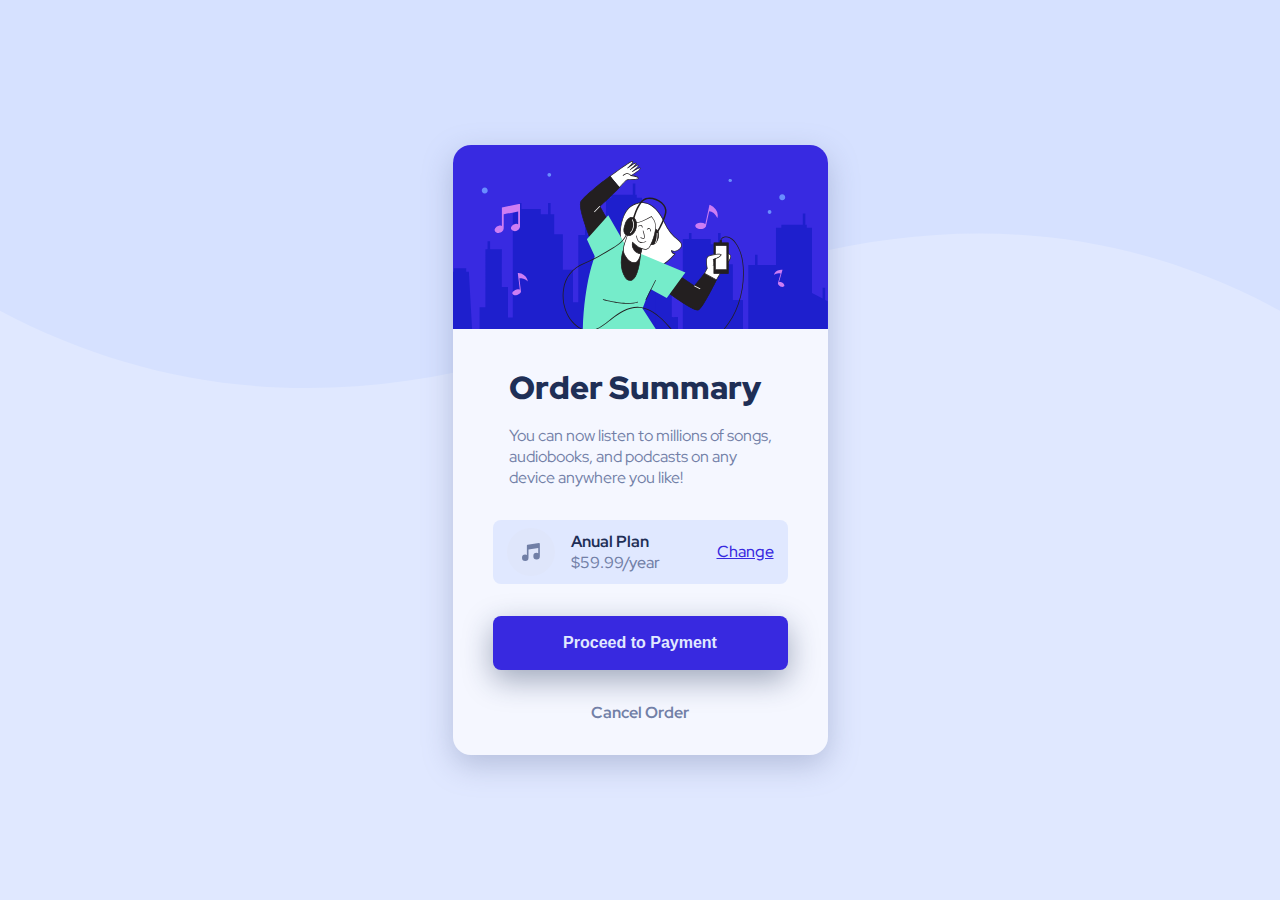
<file: order-summary-component/index.html>
<!DOCTYPE html>
<html lang="en">
  <head>
    <meta charset="UTF-8" />
    <meta name="viewport" content="width=device-width, initial-scale=1.0" />
    <link rel="preconnect" href="https://fonts.googleapis.com" />
    <link rel="preconnect" href="https://fonts.gstatic.com" crossorigin />
    <link
      href="https://fonts.googleapis.com/css2?family=Red+Hat+Display:wght@500;700;900&display=swap"
      rel="stylesheet"
    />
    <link
      rel="icon"
      type="image/png"
      sizes="32x32"
      href="./images/favicon-32x32.png"
    />
    <link rel="stylesheet" href="./styles.css" />

    <title>Order summary card</title>
  </head>
  <body>
    <div class="container">
      <div class="image-container">
        <img
          src="./images/illustration-hero.svg"
          alt="A doodle of a girl listening to music on her headphones"
          class="hero-image"
        />
      </div>
      <div class="order-container">
        <div class="text-section">
          <h1 class="title">Order Summary</h1>
          <p class="paragraph">
            You can now listen to millions of songs, audiobooks, and podcasts on
            any device anywhere you like!
          </p>
        </div>
        <div class="plan-section">
          <div class="plan-summary">
            <img src="./images/icon-music.svg" alt="Music icon" />
            <div class="text">
              <span class="plan-type">Anual Plan</span>
              <span class="plan-price">$59.99/year</span>
            </div>
            <a href="#">Change</a>
          </div>
          <div class="plan-actions">
            <button>Proceed to Payment</button>
            <a href="#">Cancel Order</a>
          </div>
        </div>
      </div>
    </div>
  </body>
</html>
</file>
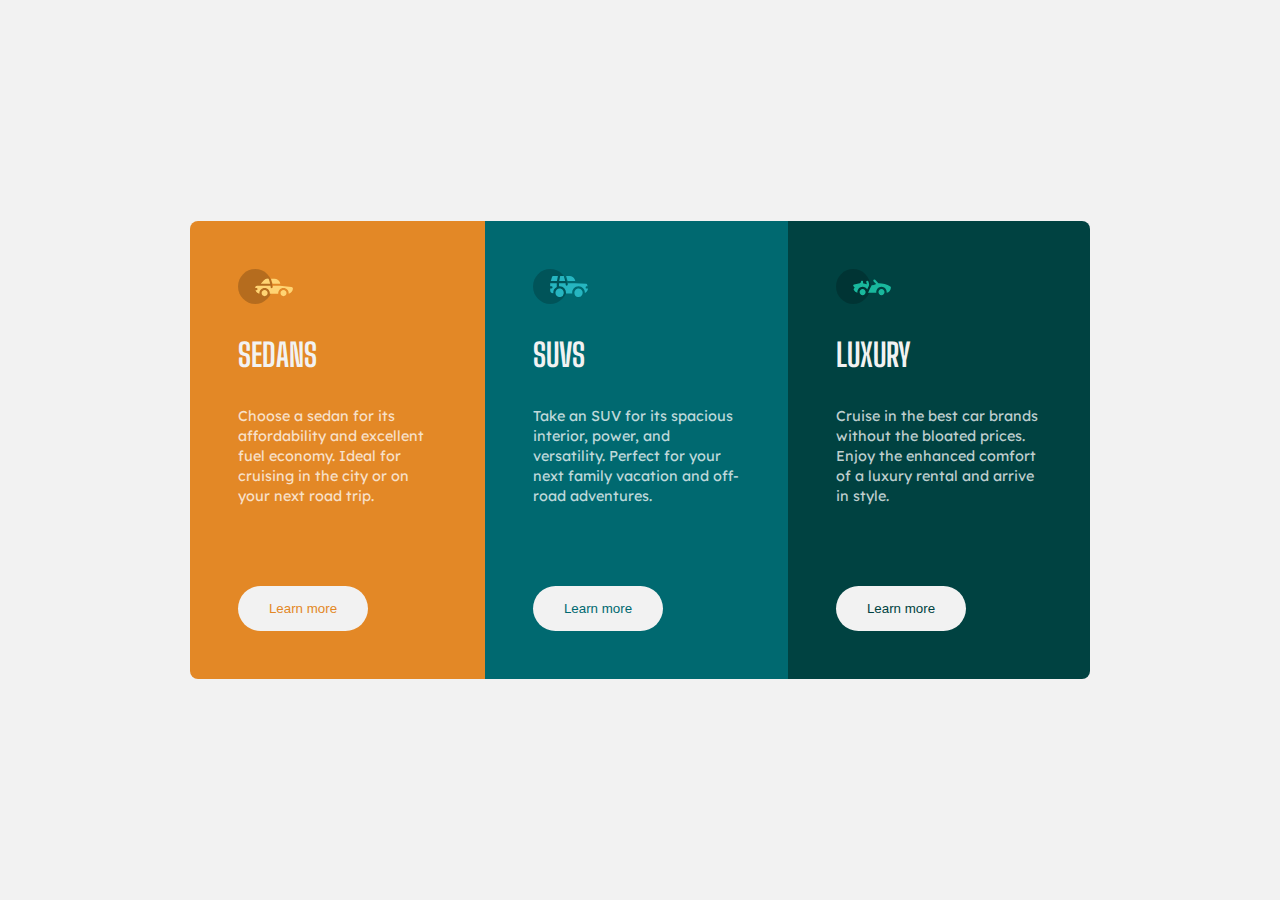
<file: three-column-cards/index.html>
<!DOCTYPE html>
<html lang="en">
  <head>
    <meta charset="UTF-8" />
    <meta name="viewport" content="width=device-width, initial-scale=1.0" />
    <link
      rel="shortcut icon"
      href="./images/favicon-32x32.png"
      type="image/x-icon"
    />
    <link rel="preconnect" href="https://fonts.googleapis.com" />
    <link rel="preconnect" href="https://fonts.gstatic.com" crossorigin />
    <link
      href="https://fonts.googleapis.com/css2?family=Big+Shoulders+Display:wght@700&family=Lexend+Deca&display=swap"
      rel="stylesheet"
    />
    <link rel="stylesheet" href="styles.css" />
    <title>3 Column Cards</title>
  </head>
  <body>
    <main class="container">
      <div class="card">
        <img src="./images/icon-sedans.svg" alt="Car icon" />
        <h1 class="title">Sedans</h1>
        <p class="paragraph">
          Choose a sedan for its affordability and excellent fuel economy. Ideal
          for cruising in the city or on your next road trip.
        </p>
        <button class="button">Learn more</button>
      </div>

      <div class="card">
        <img src="./images/icon-suvs.svg" alt="Car icon" />
        <h1 class="title">Suvs</h1>
        <p class="paragraph">
          Take an SUV for its spacious interior, power, and versatility. Perfect
          for your next family vacation and off-road adventures.
        </p>
        <button class="button">Learn more</button>
      </div>

      <div class="card">
        <img src="./images/icon-luxury.svg" alt="Car icon" />
        <h1 class="title">Luxury</h1>
        <p class="paragraph">
          Cruise in the best car brands without the bloated prices. Enjoy the
          enhanced comfort of a luxury rental and arrive in style.
        </p>
        <button class="button">Learn more</button>
      </div>
    </main>
  </body>
</html>
</file>
<file: order-summary-component/styles.css>
* {
  margin: 0;
  padding: 0;
  box-sizing: border-box;
  -webkit-font-smoothing: antialiased;
  -moz-osx-font-smoothing: grayscale;
  list-style: none;
  text-decoration: none;
}

:root {
  --c-pale-blue: hsl(225, 100%, 94%);
  --c-bright-blue: hsl(245, 75%, 52%);
  --c-very-pale-blue: hsl(228, 100%, 98%);
  --c-desaturated-blue: hsl(224, 23%, 55%);
  --c-dark-blue: hsl(223, 47%, 23%);
  --shadow-desatured-blue: 0px 10px 30px rgba(114, 128, 167, 0.4);
  --shadow-dark-blue: 0px 10px 30px rgba(31, 47, 86, 0.4);

  --ff-red-hat: "Red Hat Display", sans-serif;

  --img-pattern-desktop: url("./images/pattern-background-desktop.svg");
  --img-pattern-mobile: url("./images/pattern-background-mobile.svg");
}

body {
  background-image: var(--img-pattern-desktop);
  background-color: var(--c-pale-blue);
  background-repeat: no-repeat;
  background-size: contain;
  height: 100vh;
  display: flex;
  align-items: center;
  justify-content: center;
  font-family: var(--ff-red-hat);
}

.container {
  max-width: 375px;
  display: flex;
  flex-direction: column;
  align-items: center;
  background-color: var(--c-very-pale-blue);
  border-radius: 1.125rem;
  overflow: hidden;
  box-shadow: var(--shadow-desatured-blue);
}

.container .hero-image {
  width: 100%;
}

.order-container {
  padding: 0 2.5rem;
  margin-top: 2rem;
}

.order-container .text-section {
  display: flex;
  flex-direction: column;
  gap: 1rem;
  padding: 0 1rem;
}

.order-container .title {
  font-size: 2rem;
  font-weight: 900;
  color: var(--c-dark-blue);
}

.order-container .paragraph {
  color: var(--c-desaturated-blue);
}

.plan-section {
  display: flex;
  flex-direction: column;
  margin-top: 2rem;
}

.plan-section .plan-summary {
  display: flex;
  align-items: center;
  gap: 1rem;
  background-color: var(--c-pale-blue);
  border-radius: 0.5rem;
  padding: 0.5rem 0.875rem;
}

.plan-summary .plan-type {
  color: var(--c-dark-blue);
  font-size: 1rem;
  font-weight: 700;
}

.plan-summary .plan-price {
  color: var(--c-desaturated-blue);
  font-size: 1rem;
  font-weight: 500;
}

.plan-summary a {
  color: var(--c-bright-blue);
  font-size: 1rem;
  font-weight: 500;
  text-decoration: underline;
}

.plan-section .plan-actions {
  margin: 2rem 0;
  display: flex;
  flex-direction: column;
  gap: 2rem;
  width: 100%;
  text-align: center;
}

.plan-actions button {
  border: none;
  border-radius: 0.5rem;
  background-color: var(--c-bright-blue);
  color: var(--c-pale-blue);
  box-shadow: var(--shadow-dark-blue);
  font-size: 1rem;
  font-weight: 700;
  padding: 1.125rem 0rem;
  cursor: pointer;
  transition: all 0.3s;
}

.plan-actions button:hover,
.plan-summary a:hover {
  opacity: 0.8;
}

.plan-actions a {
  color: var(--c-desaturated-blue);
  font-weight: 700;
  font-size: 1rem;
}

.plan-actions a:hover {
  text-decoration: underline;
}
</file>
<file: three-column-cards/styles.css>
* {
  margin: 0;
  padding: 0;
  box-sizing: border-box;
  -webkit-font-smoothing: antialiased;
  -moz-osx-font-smoothing: grayscale;
  list-style: none;
  text-decoration: none;
}

:root {
  --bright-orange: hsl(31, 77%, 52%);
  --dark-cyan: hsl(184, 100%, 22%);
  --very-dark-cyan: hsl(179, 100%, 13%);
  --transparent-white: hsla(0, 0%, 100%, 0.75);
  --very-light-gray: hsl(0, 0%, 95%);

  --ff-lexend-deca: "Lexend Deca", sans-serif;
  --ff-big-shoulders: "Big Shoulders Display", sans-serif;
}

body {
  display: flex;
  justify-content: center;
  align-items: center;
  min-height: 100vh;
  background-color: var(--very-light-gray);
}

.container {
  width: 900px;
  display: flex;
  flex-direction: row;
  border-radius: 0.5rem;
  overflow: hidden;
}

.card {
  display: flex;
  flex-direction: column;
  padding: 3rem;
  gap: 2rem;
}

.card:first-child {
  background-color: var(--bright-orange);
  color: var(--bright-orange);
}

.card:nth-child(2) {
  background-color: var(--dark-cyan);
  color: var(--dark-cyan);
}

.card:last-child {
  background-color: var(--very-dark-cyan);
  color: var(--very-dark-cyan);
}

.card img {
  width: 55px;
  height: 35px;
}

.card .title {
  font-family: var(--ff-big-shoulders);
  font-weight: 700;
  text-transform: uppercase;
  color: var(--very-light-gray);
}

.card .paragraph {
  font-family: var(--ff-lexend-deca);
  font-weight: 400;
  font-size: 0.9rem;
  line-height: 1.25rem;
  color: var(--transparent-white);
}

.card .button {
  width: 130px;
  margin-top: 3rem;
  background-color: var(--very-light-gray);
  color: currentColor;
  border: none;
  border-radius: 50px;
  cursor: pointer;
  padding: 15px;
  transition: all 0.8s;
}

.card .button:hover {
  background-color: transparent;
  color: var(--very-light-gray);
  border: 1px solid var(--very-light-gray);
}

@media screen and (max-width: 970px) {
  .container {
    flex-direction: column;
    margin: 60px 20px;
    max-width: 320px;
  }
}
</file>
